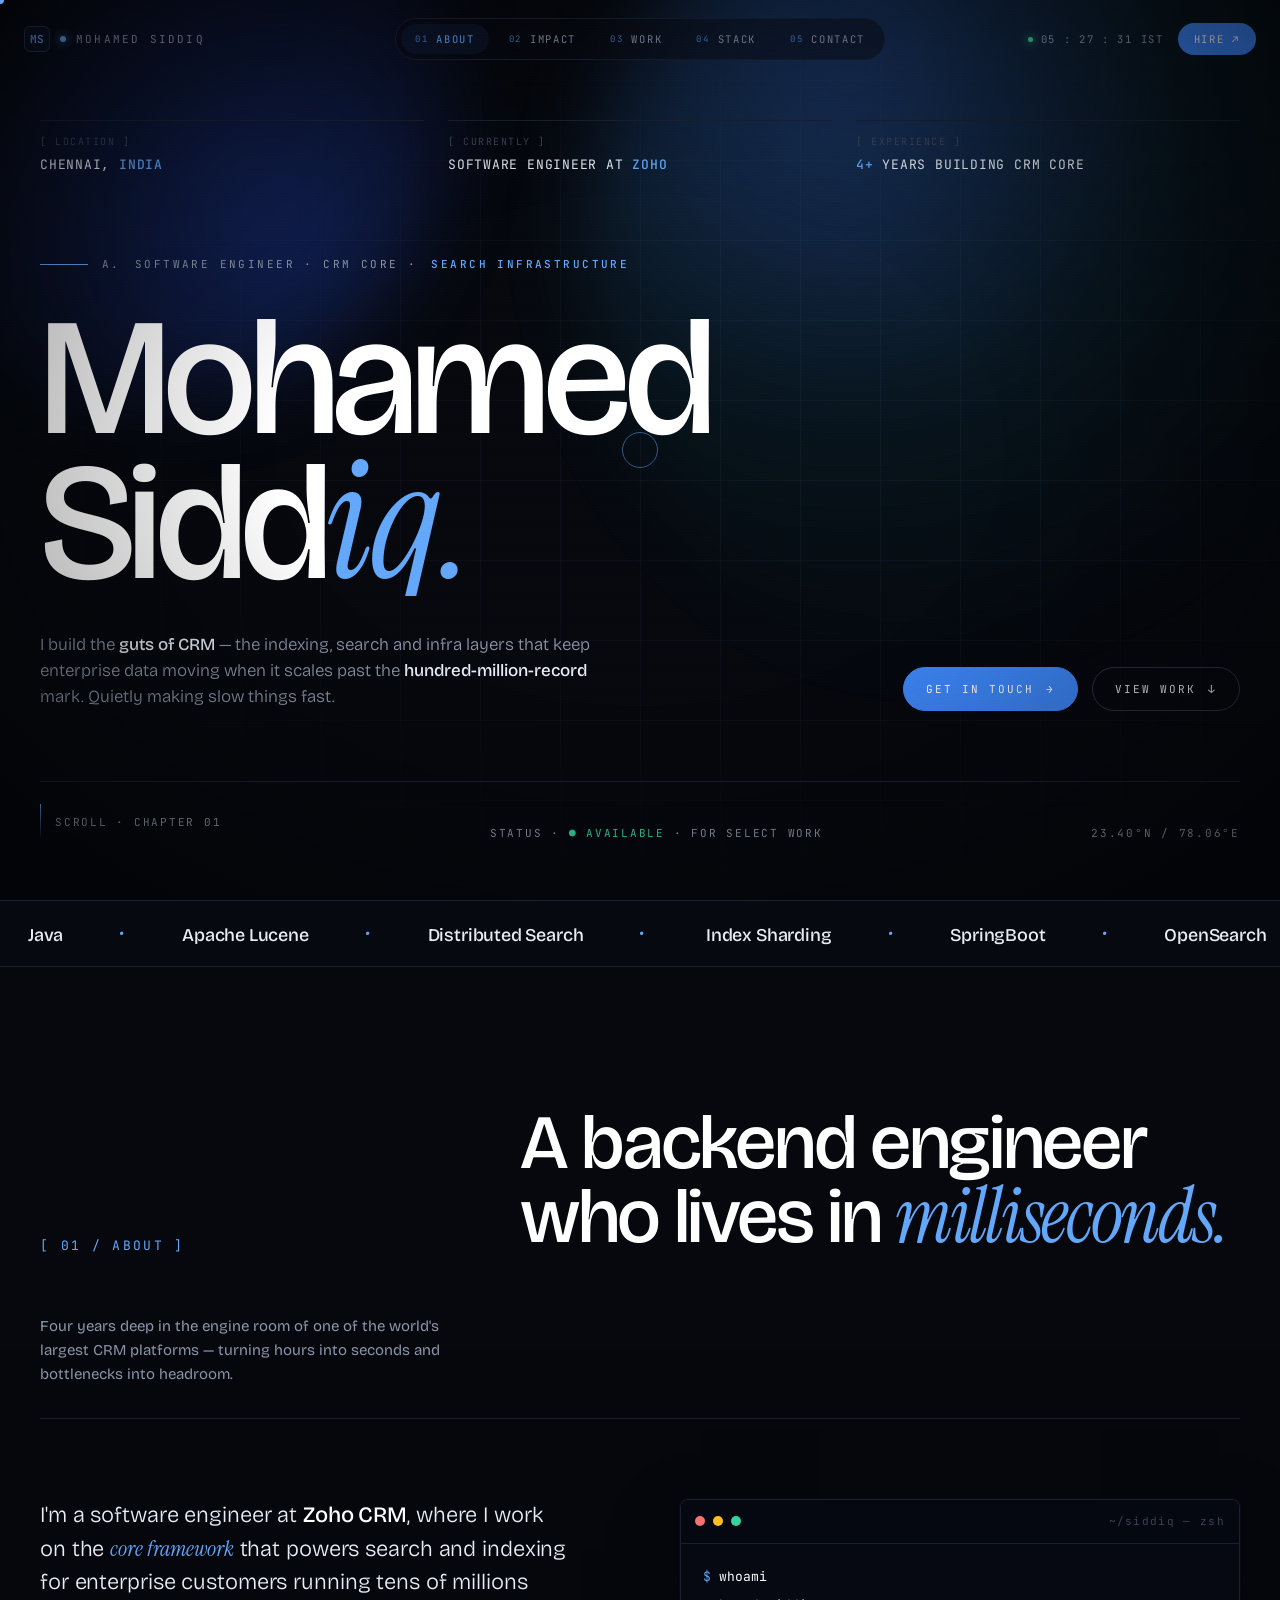
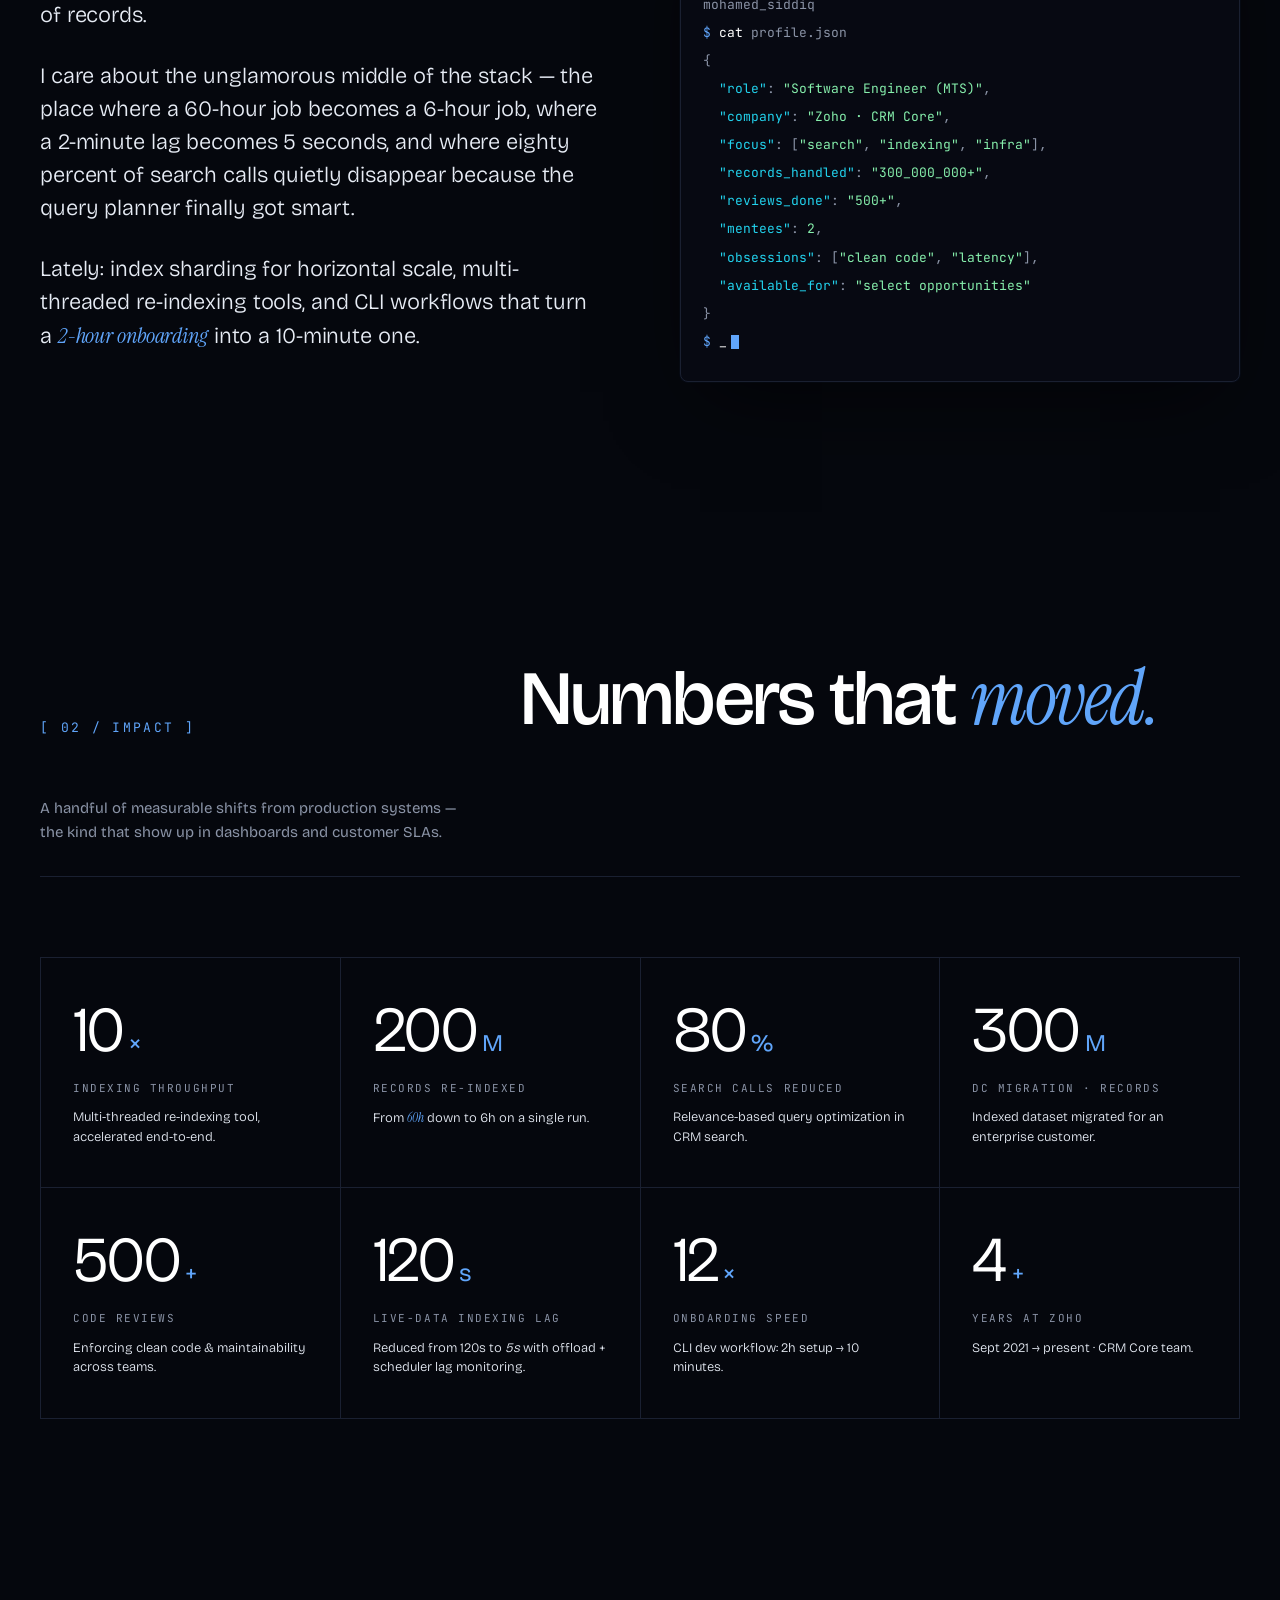
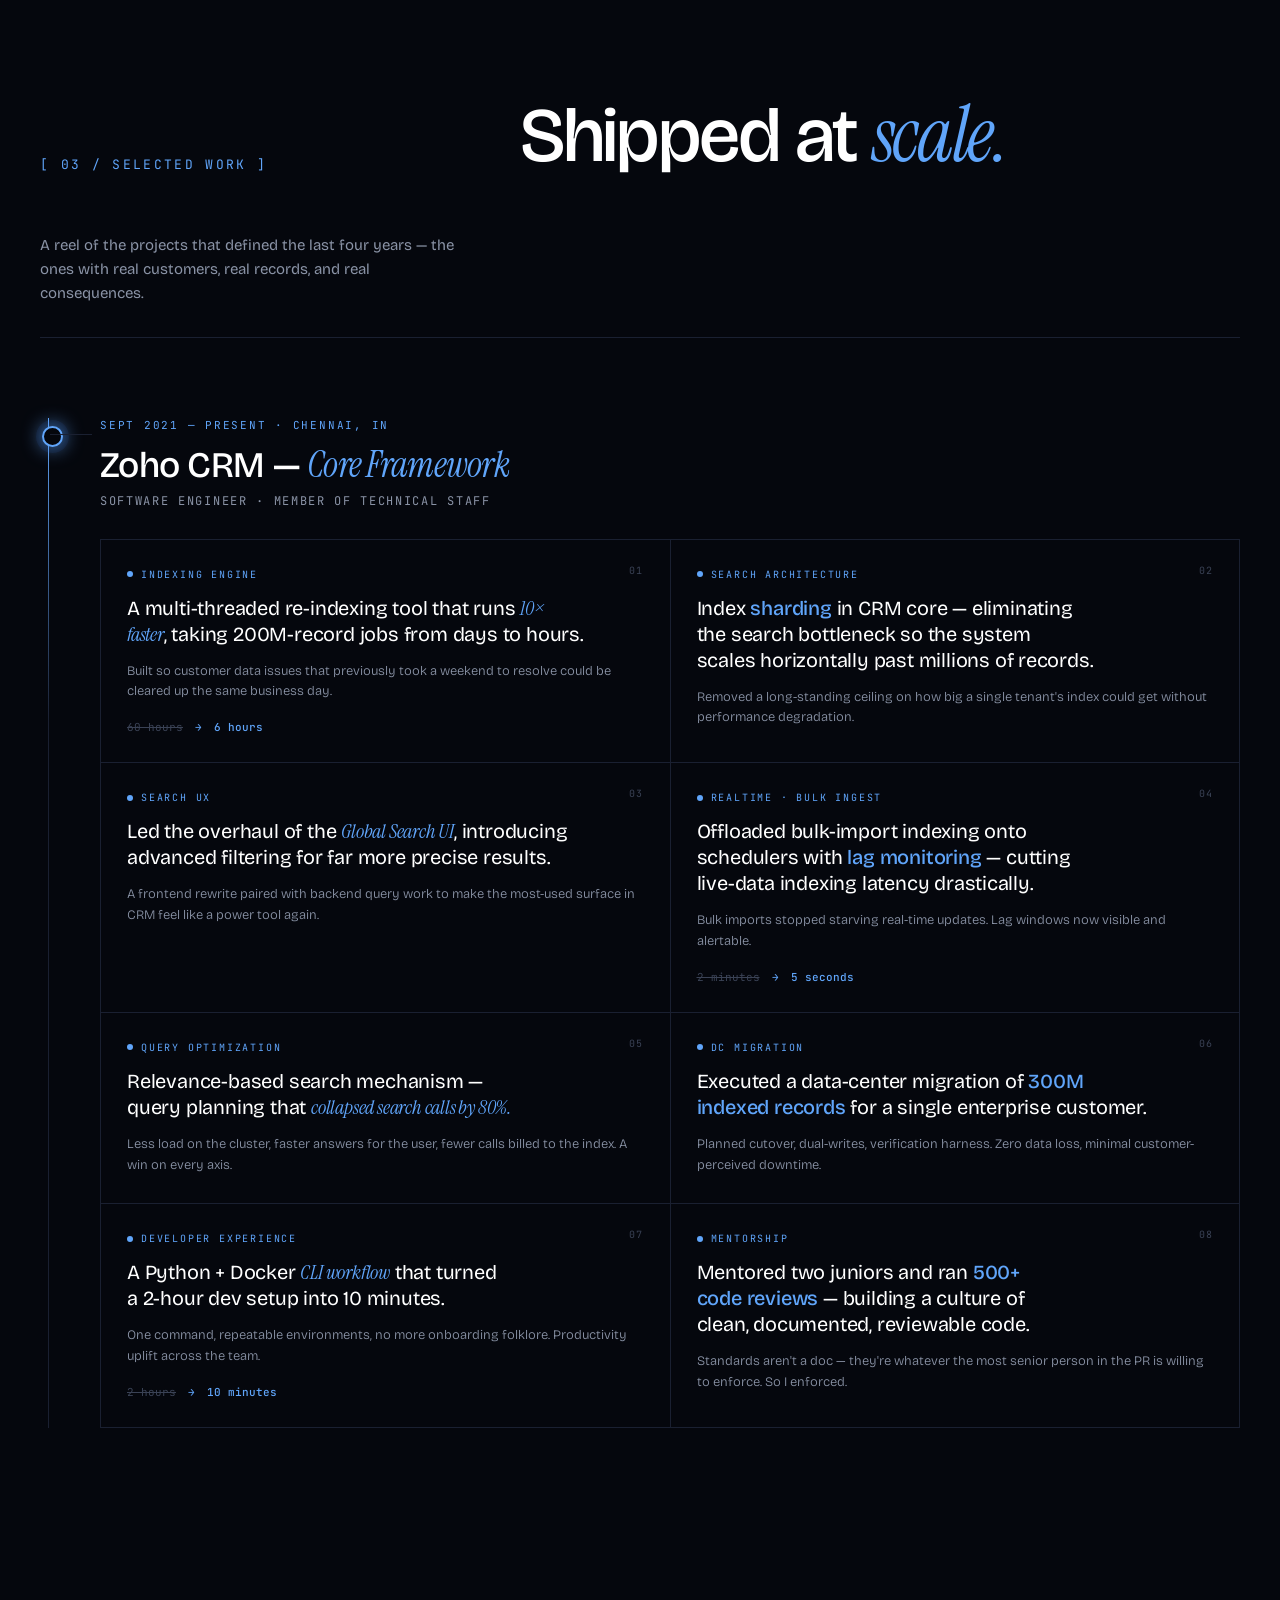
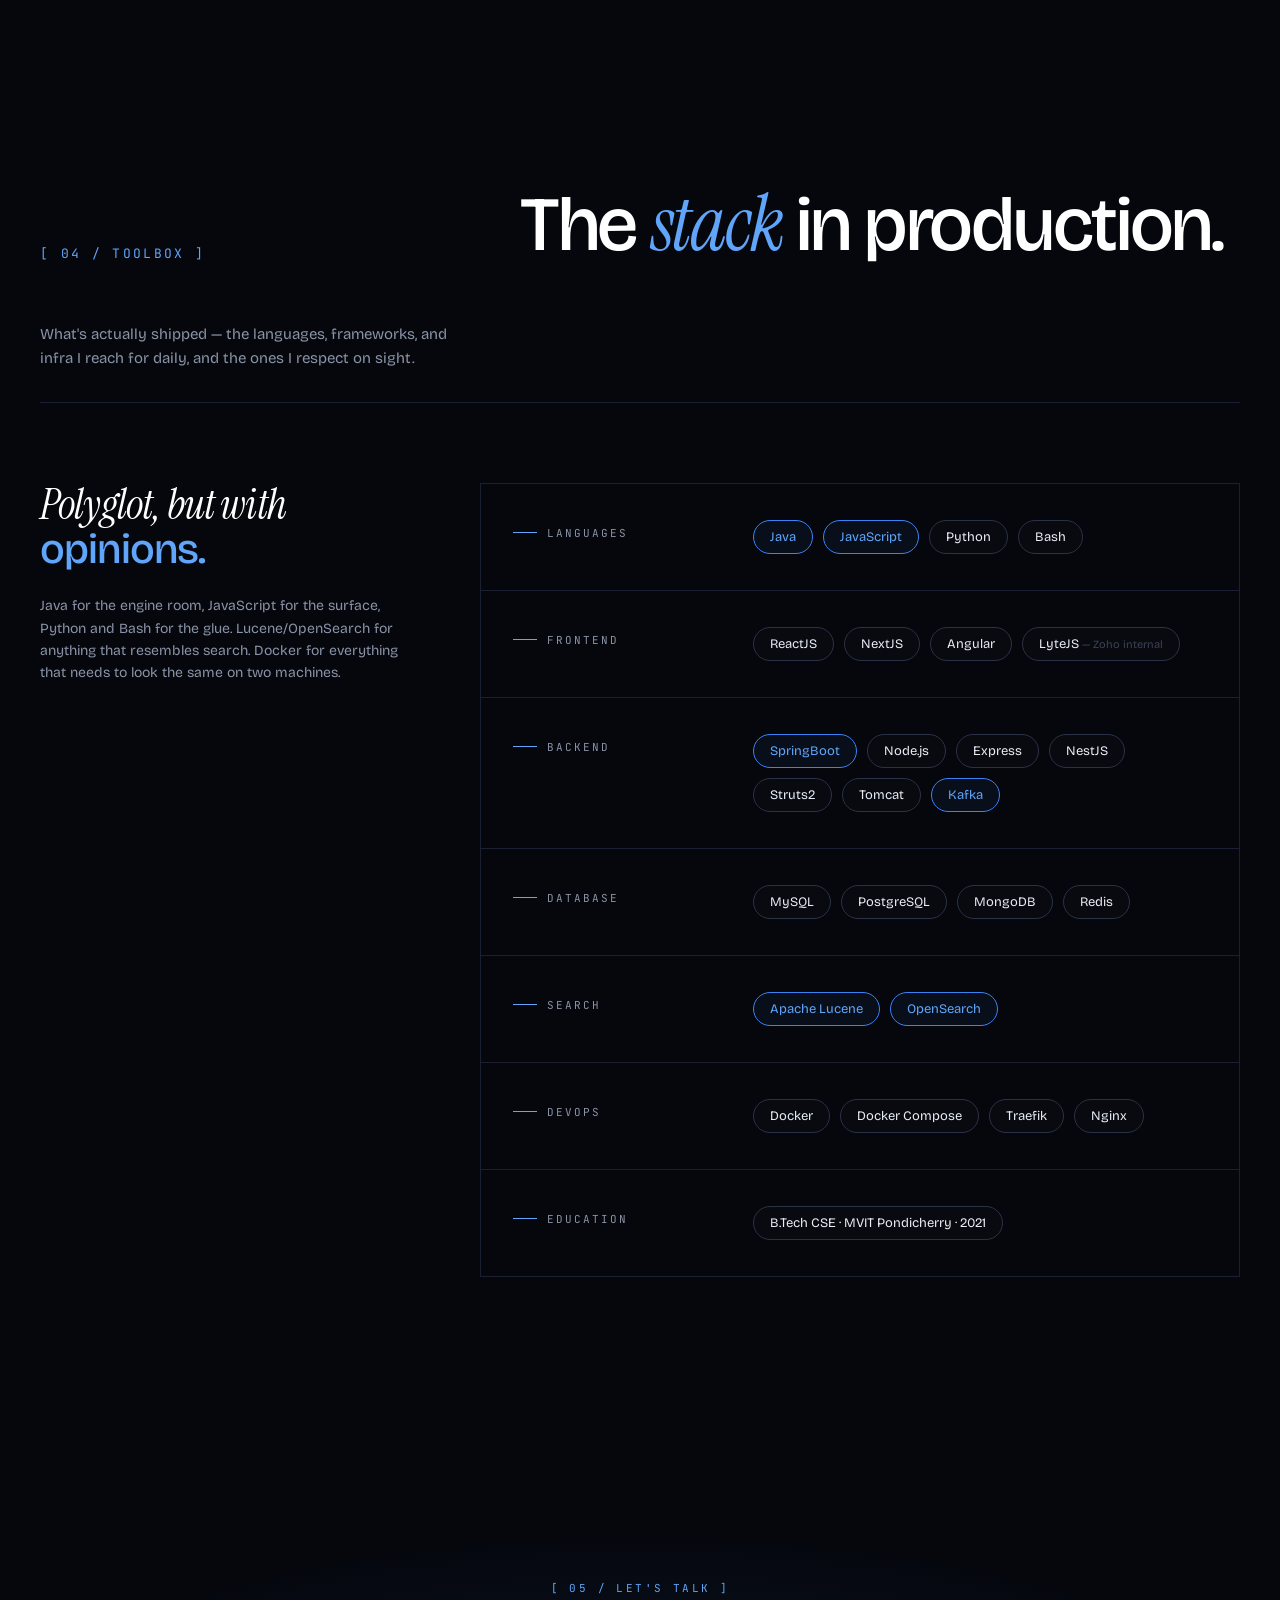
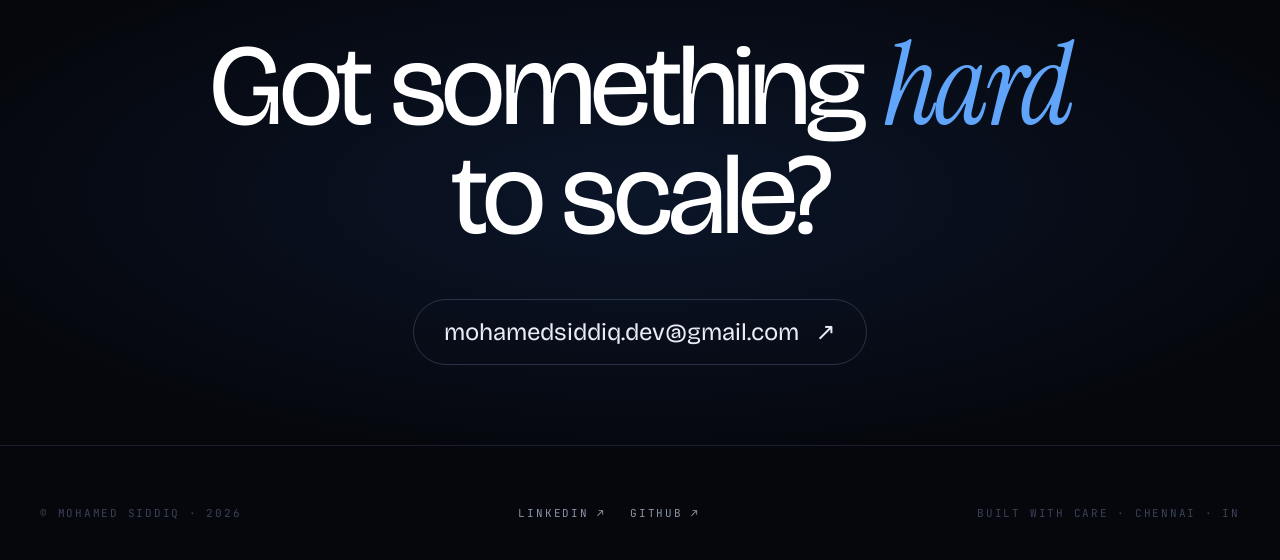
<file: index.html>
<!doctype html>
<html lang="en">
<head>
<meta charset="utf-8" />
<meta name="viewport" content="width=device-width,initial-scale=1" />
<title>Mohamed Siddiq — Backend Engineer · CRM Search Infrastructure</title>
<meta name="description" content="Mohamed Siddiq — backend engineer at Zoho building CRM core, indexing and distributed search infra that scales past 100M records. Based in Chennai, India." />
<meta name="author" content="Mohamed Siddiq" />
<meta name="keywords" content="Mohamed Siddiq, backend engineer, software engineer, CRM, Zoho, Apache Lucene, distributed search, Java, search infrastructure, indexing, Chennai, India" />
<meta name="robots" content="index,follow,max-image-preview:large" />
<meta name="theme-color" content="#05070d" />
<link rel="canonical" href="https://mdsiddiq1322.github.io/" />

<!-- Open Graph -->
<meta property="og:type" content="website" />
<meta property="og:site_name" content="Mohamed Siddiq" />
<meta property="og:title" content="Mohamed Siddiq — Backend Engineer · CRM Search Infrastructure" />
<meta property="og:description" content="Backend engineer at Zoho building CRM core, indexing and distributed search infra that scales past 100M records. Chennai, India." />
<meta property="og:url" content="https://mdsiddiq1322.github.io/" />
<meta property="og:locale" content="en_US" />
<meta property="og:image" content="data:image/svg+xml;utf8,<svg xmlns='http://www.w3.org/2000/svg' width='1200' height='630' viewBox='0 0 1200 630'><defs><radialGradient id='g' cx='65%25' cy='30%25' r='70%25'><stop offset='0%25' stop-color='%233b82f6' stop-opacity='.45'/><stop offset='60%25' stop-color='%2322d3ee' stop-opacity='.08'/><stop offset='100%25' stop-color='%2305070d' stop-opacity='0'/></radialGradient></defs><rect width='1200' height='630' fill='%2305070d'/><rect width='1200' height='630' fill='url(%23g)'/><g font-family='Inter,system-ui,sans-serif' fill='%23e7ecf5'><text x='80' y='110' font-size='22' letter-spacing='4' fill='%2360a5fa'>MOHAMED SIDDIQ</text><text x='80' y='320' font-size='128' font-weight='700' letter-spacing='-3'>Backend</text><text x='80' y='450' font-size='128' font-weight='700' letter-spacing='-3' font-style='italic' fill='%2360a5fa'>Engineer.</text><text x='80' y='540' font-size='26' fill='%238a93a6'>CRM core · Search infra · 100M+ records · Chennai, IN</text></g></svg>" />
<meta property="og:image:width" content="1200" />
<meta property="og:image:height" content="630" />
<meta property="og:image:alt" content="Mohamed Siddiq — Backend Engineer, CRM core and search infrastructure" />

<!-- Twitter -->
<meta name="twitter:card" content="summary_large_image" />
<meta name="twitter:title" content="Mohamed Siddiq — Backend Engineer · CRM Search Infrastructure" />
<meta name="twitter:description" content="Backend engineer at Zoho building CRM core, indexing and distributed search infra that scales past 100M records." />
<meta name="twitter:image" content="data:image/svg+xml;utf8,<svg xmlns='http://www.w3.org/2000/svg' width='1200' height='630' viewBox='0 0 1200 630'><defs><radialGradient id='g' cx='65%25' cy='30%25' r='70%25'><stop offset='0%25' stop-color='%233b82f6' stop-opacity='.45'/><stop offset='60%25' stop-color='%2322d3ee' stop-opacity='.08'/><stop offset='100%25' stop-color='%2305070d' stop-opacity='0'/></radialGradient></defs><rect width='1200' height='630' fill='%2305070d'/><rect width='1200' height='630' fill='url(%23g)'/><g font-family='Inter,system-ui,sans-serif' fill='%23e7ecf5'><text x='80' y='110' font-size='22' letter-spacing='4' fill='%2360a5fa'>MOHAMED SIDDIQ</text><text x='80' y='320' font-size='128' font-weight='700' letter-spacing='-3'>Backend</text><text x='80' y='450' font-size='128' font-weight='700' letter-spacing='-3' font-style='italic' fill='%2360a5fa'>Engineer.</text><text x='80' y='540' font-size='26' fill='%238a93a6'>CRM core · Search infra · 100M+ records · Chennai, IN</text></g></svg>" />

<!-- Favicon (inline SVG monogram) -->
<link rel="icon" type="image/svg+xml" href="data:image/svg+xml;utf8,<svg xmlns='http://www.w3.org/2000/svg' viewBox='0 0 64 64'><rect width='64' height='64' rx='14' fill='%2305070d'/><rect x='1' y='1' width='62' height='62' rx='13' fill='none' stroke='%232a3247' stroke-width='2'/><text x='32' y='42' text-anchor='middle' font-family='Inter,system-ui,sans-serif' font-size='28' font-weight='700' fill='%2360a5fa'>MS</text></svg>" />

<!-- JSON-LD: Person -->
<script type="application/ld+json">
{
  "@context": "https://schema.org",
  "@type": "Person",
  "name": "Mohamed Siddiq",
  "url": "https://mdsiddiq1322.github.io/",
  "image": "https://mdsiddiq1322.github.io/",
  "jobTitle": "Software Engineer",
  "description": "Backend engineer focused on CRM core, indexing and distributed search infrastructure scaling past 100M records.",
  "email": "mailto:mohamedsiddiq.dev@gmail.com",
  "worksFor": { "@type": "Organization", "name": "Zoho" },
  "address": {
    "@type": "PostalAddress",
    "addressLocality": "Chennai",
    "addressRegion": "Tamil Nadu",
    "addressCountry": "IN"
  },
  "knowsAbout": [
    "Apache Lucene",
    "Distributed search",
    "Index sharding",
    "Java",
    "SpringBoot",
    "OpenSearch",
    "Kafka",
    "PostgreSQL",
    "CRM platforms"
  ],
  "sameAs": [
    "https://linkedin.com/in/mdsiddiq",
    "https://github.com/mdsiddiq132"
  ]
}
</script>

<link rel="preconnect" href="https://fonts.googleapis.com" />
<link rel="preconnect" href="https://fonts.gstatic.com" crossorigin />
<link href="https://fonts.googleapis.com/css2?family=Bricolage+Grotesque:opsz,wght@12..96,300;12..96,400;12..96,500;12..96,600;12..96,700;12..96,800&family=Instrument+Serif:ital@0;1&family=JetBrains+Mono:wght@300;400;500;600&display=swap" rel="stylesheet" />
<style>
  :root{
    --bg:#05070d;
    --bg-2:#080b14;
    --ink:#e7ecf5;
    --ink-dim:#8a93a6;
    --ink-faint:#3a4255;
    --line:#1a2031;
    --line-2:#2a3247;
    --blue:#3b82f6;
    --blue-bright:#60a5fa;
    --blue-deep:#1e40af;
    --cyan:#22d3ee;
    --warn:#fbbf24;
    --grid:rgba(120,140,180,.06);
  }
  *{box-sizing:border-box;margin:0;padding:0}
  html,body{background:var(--bg);color:var(--ink);font-family:"Bricolage Grotesque",system-ui,sans-serif;-webkit-font-smoothing:antialiased;overflow-x:hidden}
  body{cursor:none}
  ::selection{background:var(--blue);color:#fff}
  a{color:inherit;text-decoration:none}
  button{font:inherit;color:inherit;background:none;border:0;cursor:none}

  /* ---------- Global atmosphere ---------- */
  .grain{position:fixed;inset:-50%;pointer-events:none;z-index:1000;opacity:.06;mix-blend-mode:overlay;
    background-image:url("data:image/svg+xml;utf8,<svg xmlns='http://www.w3.org/2000/svg' width='240' height='240'><filter id='n'><feTurbulence type='fractalNoise' baseFrequency='1.6' numOctaves='2' stitchTiles='stitch'/><feColorMatrix values='0 0 0 0 1  0 0 0 0 1  0 0 0 0 1  0 0 0 .9 0'/></filter><rect width='240' height='240' filter='url(%23n)'/></svg>");
    animation:grain .9s steps(6) infinite}
  @keyframes grain{
    0%{transform:translate(0,0)}10%{transform:translate(-4%,3%)}20%{transform:translate(3%,-2%)}
    30%{transform:translate(-2%,4%)}40%{transform:translate(4%,1%)}50%{transform:translate(-3%,-3%)}
    60%{transform:translate(2%,4%)}70%{transform:translate(-4%,-2%)}80%{transform:translate(3%,3%)}90%{transform:translate(-1%,-4%)}100%{transform:translate(0,0)}
  }
  .vignette{position:fixed;inset:0;pointer-events:none;z-index:999;background:radial-gradient(ellipse at center,transparent 40%,rgba(0,0,0,.55) 100%)}
  .scanlines{position:fixed;inset:0;pointer-events:none;z-index:998;opacity:.3;mix-blend-mode:overlay;
    background:repeating-linear-gradient(0deg,transparent 0 2px,rgba(255,255,255,.025) 2px 3px)}

  /* Custom cursor */
  .cur{position:fixed;top:0;left:0;width:8px;height:8px;border-radius:50%;background:var(--blue-bright);
    transform:translate(-50%,-50%);pointer-events:none;z-index:1100;mix-blend-mode:screen;
    transition:width .25s,height .25s,background .25s}
  .cur-ring{position:fixed;top:0;left:0;width:36px;height:36px;border:1px solid rgba(96,165,250,.5);border-radius:50%;
    transform:translate(-50%,-50%);pointer-events:none;z-index:1100;transition:width .3s,height .3s,border-color .3s}
  .cur.hover{width:0;height:0}
  .cur-ring.hover{width:64px;height:64px;border-color:var(--blue-bright);background:rgba(59,130,246,.06)}

  /* ---------- Nav ---------- */
  nav{position:fixed;top:0;left:0;right:0;z-index:90;display:grid;grid-template-columns:1fr auto 1fr;align-items:center;
    padding:18px 24px;gap:24px;transition:background .4s,border-color .4s,backdrop-filter .4s;
    border-bottom:1px solid transparent}
  nav.scrolled{background:rgba(5,7,13,.72);backdrop-filter:blur(16px) saturate(140%);-webkit-backdrop-filter:blur(16px) saturate(140%);
    border-bottom-color:var(--line)}
  .brand{display:flex;align-items:center;gap:10px;font-family:"JetBrains Mono",monospace;font-size:11px;letter-spacing:.2em;text-transform:uppercase;color:var(--ink);justify-self:start}
  .brand-mark{display:inline-flex;align-items:center;justify-content:center;width:26px;height:26px;border:1px solid var(--line-2);
    border-radius:6px;font-weight:600;color:var(--blue-bright);font-size:11px;letter-spacing:0;background:rgba(59,130,246,.06)}
  .brand-dot{width:6px;height:6px;background:var(--blue-bright);border-radius:50%;box-shadow:0 0 10px var(--blue-bright);animation:pulse 2s ease-in-out infinite}
  .brand-sep{color:var(--ink-faint);margin:0 2px}
  .brand-meta{color:var(--ink-dim)}
  @keyframes pulse{0%,100%{opacity:1;transform:scale(1)}50%{opacity:.4;transform:scale(.7)}}
  .nav-links{display:flex;gap:6px;padding:5px;border:1px solid var(--line);border-radius:999px;
    background:rgba(8,11,20,.5);backdrop-filter:blur(8px);-webkit-backdrop-filter:blur(8px);
    font-family:"JetBrains Mono",monospace;font-size:10.5px;letter-spacing:.16em;text-transform:uppercase;justify-self:center}
  .nav-links a{position:relative;padding:8px 14px;border-radius:999px;color:var(--ink-dim);transition:color .25s,background .25s;display:inline-flex;align-items:center;gap:8px}
  .nav-links a:hover,.nav-links a.active{color:var(--ink);background:rgba(59,130,246,.08)}
  .nav-links a.active{color:var(--blue-bright)}
  .nav-links a span{color:var(--blue-bright);font-size:9px;opacity:.7}
  .nav-right{display:flex;align-items:center;gap:14px;justify-self:end}
  .nav-clock{font-family:"JetBrains Mono",monospace;font-size:10.5px;letter-spacing:.16em;color:var(--ink-dim);display:flex;align-items:center;gap:8px}
  .nav-clock::before{content:"";width:5px;height:5px;border-radius:50%;background:#34d399;box-shadow:0 0 8px #34d399}
  .nav-cta{display:inline-flex;align-items:center;gap:8px;padding:9px 16px;border-radius:999px;background:var(--blue);color:#fff;
    font-family:"JetBrains Mono",monospace;font-size:10.5px;letter-spacing:.16em;text-transform:uppercase;transition:background .25s,transform .25s}
  .nav-cta:hover{background:var(--blue-bright);color:#001027;transform:translateY(-1px)}

  /* ---------- HERO ---------- */
  .hero{position:relative;min-height:100vh;padding:120px 40px 60px;display:flex;flex-direction:column;justify-content:space-between;overflow:hidden}
  .hero-grid{position:absolute;inset:0;
    background-image:linear-gradient(var(--grid) 1px,transparent 1px),linear-gradient(90deg,var(--grid) 1px,transparent 1px);
    background-size:80px 80px;mask-image:radial-gradient(ellipse at 60% 50%,#000 30%,transparent 75%)}
  .hero-orb{position:absolute;width:900px;height:900px;border-radius:50%;
    background:radial-gradient(circle at 30% 30%,rgba(59,130,246,.35),rgba(34,211,238,.06) 40%,transparent 70%);
    filter:blur(40px);right:-200px;top:-200px;animation:float 14s ease-in-out infinite}
  .hero-orb.b{width:600px;height:600px;left:-150px;bottom:-200px;
    background:radial-gradient(circle at 70% 70%,rgba(30,64,175,.45),transparent 60%);animation-delay:-7s}
  @keyframes float{0%,100%{transform:translate(0,0) scale(1)}50%{transform:translate(40px,-30px) scale(1.05)}}

  .hero-meta{position:relative;z-index:2;display:grid;grid-template-columns:1fr 1fr 1fr;gap:24px;
    font-family:"JetBrains Mono",monospace;font-size:11px;letter-spacing:.14em;text-transform:uppercase;color:var(--ink-dim)}
  .meta-block{padding:14px 0;border-top:1px solid var(--line)}
  .meta-block .k{display:block;color:var(--ink-faint);margin-bottom:8px;font-size:10px}
  .meta-block .v{color:var(--ink);font-size:13px;letter-spacing:.06em}
  .meta-block .v b{color:var(--blue-bright);font-weight:500}

  .hero-center{position:relative;z-index:2;flex:1;display:flex;flex-direction:column;justify-content:center;padding:60px 0}
  .h-tag{display:inline-flex;align-items:center;gap:14px;font-family:"JetBrains Mono",monospace;font-size:11px;
    letter-spacing:.22em;text-transform:uppercase;color:var(--ink-dim);margin-bottom:36px}
  .h-tag::before{content:"";width:48px;height:1px;background:var(--blue-bright)}
  .h-tag b{color:var(--blue-bright);font-weight:500}

  .h-name{font-family:"Bricolage Grotesque",sans-serif;font-weight:500;font-size:clamp(72px,13vw,220px);line-height:.86;
    letter-spacing:-.04em;color:#fff;display:block;overflow:hidden}
  .h-name .row{display:block;overflow:hidden}
  .h-name .row span{display:inline-block;transform:translateY(110%);animation:reveal 1.2s cubic-bezier(.2,.8,.2,1) forwards}
  .h-name .row:nth-child(2) span{animation-delay:.15s}
  @keyframes reveal{to{transform:translateY(0)}}
  .h-name em{font-family:"Instrument Serif",serif;font-style:italic;font-weight:400;color:var(--blue-bright);letter-spacing:-.02em}

  .h-sub{margin-top:36px;display:flex;align-items:flex-end;justify-content:space-between;gap:60px;flex-wrap:wrap}
  .h-bio{max-width:560px;font-size:17px;line-height:1.55;color:var(--ink-dim);font-weight:300}
  .h-bio b{color:var(--ink);font-weight:500}
  .h-cta{display:flex;gap:14px;align-items:center}
  .btn{display:inline-flex;align-items:center;gap:12px;padding:14px 22px;border:1px solid var(--line-2);border-radius:999px;
    font-family:"JetBrains Mono",monospace;font-size:11px;letter-spacing:.18em;text-transform:uppercase;
    transition:all .3s;position:relative;overflow:hidden}
  .btn:hover{border-color:var(--blue-bright);color:var(--blue-bright);background:rgba(59,130,246,.06)}
  .btn.primary{background:var(--blue);border-color:var(--blue);color:#fff}
  .btn.primary:hover{background:var(--blue-bright);border-color:var(--blue-bright);color:#001027}
  .btn .arr{display:inline-block;transition:transform .3s}
  .btn:hover .arr{transform:translateX(4px)}

  .hero-foot{position:relative;z-index:2;display:flex;justify-content:space-between;align-items:flex-end;
    font-family:"JetBrains Mono",monospace;font-size:11px;letter-spacing:.16em;text-transform:uppercase;color:var(--ink-dim);
    border-top:1px solid var(--line);padding-top:22px}
  .scroll-ind{display:flex;align-items:center;gap:14px}
  .scroll-line{width:1px;height:36px;background:linear-gradient(to bottom,var(--blue-bright),transparent);
    animation:scrollPulse 2s ease-in-out infinite;position:relative}
  @keyframes scrollPulse{0%,100%{opacity:.3}50%{opacity:1}}

  /* Marquee */
  .marquee{position:relative;z-index:2;border-top:1px solid var(--line);border-bottom:1px solid var(--line);
    overflow:hidden;padding:18px 0;white-space:nowrap;background:rgba(8,11,20,.5)}
  .marquee-track{display:inline-block;animation:scroll 40s linear infinite;font-family:"Bricolage Grotesque",sans-serif;
    font-weight:500;font-size:18px;letter-spacing:-.01em;color:var(--ink)}
  .marquee-track span{display:inline-block;padding:0 28px}
  .marquee-track i{font-family:"Instrument Serif",serif;font-style:italic;color:var(--blue-bright);font-weight:400;
    margin:0 28px;font-size:22px}
  .marquee-track em{color:var(--ink-faint);font-style:normal}
  @keyframes scroll{from{transform:translateX(0)}to{transform:translateX(-50%)}}

  /* ---------- Sections base ---------- */
  section{position:relative;padding:140px 40px}
  .section-head{display:grid;grid-template-columns:auto 1fr;gap:60px;align-items:end;margin-bottom:80px;
    border-bottom:1px solid var(--line);padding-bottom:32px}
  .section-num{font-family:"JetBrains Mono",monospace;font-size:13px;letter-spacing:.18em;color:var(--blue-bright);
    text-transform:uppercase}
  .section-title{font-family:"Bricolage Grotesque",sans-serif;font-weight:500;font-size:clamp(40px,6vw,84px);line-height:.95;
    letter-spacing:-.03em;color:#fff}
  .section-title em{font-family:"Instrument Serif",serif;font-style:italic;color:var(--blue-bright);font-weight:400}
  .section-desc{font-size:15px;color:var(--ink-dim);max-width:420px;line-height:1.6;justify-self:end}

  /* ---------- Stats / Impact ---------- */
  .stats{display:grid;grid-template-columns:repeat(4,1fr);gap:0;border-top:1px solid var(--line);
    border-left:1px solid var(--line)}
  .stat{padding:40px 32px;border-right:1px solid var(--line);border-bottom:1px solid var(--line);
    position:relative;overflow:hidden;transition:background .3s}
  .stat:hover{background:rgba(59,130,246,.04)}
  .stat:hover .stat-glow{opacity:1}
  .stat-glow{position:absolute;inset:0;background:radial-gradient(circle at var(--mx,50%) var(--my,50%),rgba(59,130,246,.18),transparent 50%);
    opacity:0;transition:opacity .3s;pointer-events:none}
  .stat-num{font-family:"Bricolage Grotesque",sans-serif;font-weight:300;font-size:64px;line-height:1;letter-spacing:-.04em;color:#fff;
    display:flex;align-items:baseline;gap:6px}
  .stat-num .unit{font-size:24px;color:var(--blue-bright);font-weight:400}
  .stat-num em{font-family:"Instrument Serif",serif;font-style:italic;color:var(--blue-bright);font-weight:400}
  .stat-label{margin-top:18px;font-family:"JetBrains Mono",monospace;font-size:11px;letter-spacing:.14em;
    text-transform:uppercase;color:var(--ink-dim);line-height:1.5}
  .stat-detail{margin-top:12px;font-size:13px;color:var(--ink);line-height:1.5;font-weight:300}

  /* ---------- About ---------- */
  .about-wrap{display:grid;grid-template-columns:1fr 1fr;gap:80px;align-items:start}
  .about-text p{font-size:22px;line-height:1.5;color:var(--ink);font-weight:300;margin-bottom:28px;letter-spacing:-.005em;text-wrap:pretty}
  .about-text p em{font-family:"Instrument Serif",serif;font-style:italic;color:var(--blue-bright);font-weight:400}
  .about-text p b{color:#fff;font-weight:500}

  .terminal{background:#070912;border:1px solid var(--line);border-radius:8px;font-family:"JetBrains Mono",monospace;
    font-size:13px;line-height:1.7;overflow:hidden;box-shadow:0 30px 80px -20px rgba(0,0,0,.6),0 0 0 1px rgba(59,130,246,.04)}
  .term-bar{display:flex;align-items:center;gap:8px;padding:12px 14px;border-bottom:1px solid var(--line);background:#050811}
  .term-bar .dot{width:10px;height:10px;border-radius:50%;background:var(--ink-faint)}
  .term-bar .dot.r{background:#f87171}.term-bar .dot.y{background:#fbbf24}.term-bar .dot.g{background:#34d399}
  .term-bar .title{margin-left:auto;font-size:11px;color:var(--ink-faint);letter-spacing:.12em}
  .term-body{padding:22px}
  .term-line{display:block;margin-bottom:6px;color:var(--ink-dim)}
  .term-line .pmt{color:var(--blue-bright)}
  .term-line .cmd{color:#fff}
  .term-line .key{color:var(--cyan)}
  .term-line .str{color:#86efac}
  .term-line .com{color:var(--ink-faint)}
  .term-cur{display:inline-block;width:8px;height:14px;background:var(--blue-bright);vertical-align:middle;
    animation:blink 1s steps(2) infinite;margin-left:4px}
  @keyframes blink{50%{opacity:0}}

  /* ---------- Experience timeline ---------- */
  .timeline{position:relative;padding-left:60px}
  .timeline::before{content:"";position:absolute;left:8px;top:0;bottom:0;width:1px;background:linear-gradient(to bottom,var(--blue-bright),var(--line) 30%,var(--line))}
  .tl-row{position:relative;margin-bottom:80px}
  .tl-row::before{content:"";position:absolute;left:-58px;top:8px;width:17px;height:17px;border-radius:50%;
    background:var(--bg);border:2px solid var(--blue-bright);box-shadow:0 0 0 6px rgba(59,130,246,.08),0 0 20px var(--blue-bright)}
  .tl-row::after{content:"";position:absolute;left:-50px;top:16px;width:42px;height:1px;background:var(--line)}
  .tl-date{font-family:"JetBrains Mono",monospace;font-size:11px;letter-spacing:.16em;color:var(--blue-bright);
    text-transform:uppercase;margin-bottom:14px}
  .tl-title{font-size:36px;line-height:1.05;font-weight:500;color:#fff;letter-spacing:-.02em;margin-bottom:8px}
  .tl-title em{font-family:"Instrument Serif",serif;font-style:italic;color:var(--blue-bright);font-weight:400}
  .tl-role{font-family:"JetBrains Mono",monospace;font-size:12px;letter-spacing:.14em;color:var(--ink-dim);
    text-transform:uppercase;margin-bottom:30px}

  .achievements{display:grid;grid-template-columns:repeat(2,1fr);gap:1px;background:var(--line);border:1px solid var(--line)}
  .ach{padding:28px 26px;background:var(--bg);position:relative;overflow:hidden;transition:background .3s}
  .ach:hover{background:#0a0e18}
  .ach-tag{font-family:"JetBrains Mono",monospace;font-size:10px;letter-spacing:.18em;color:var(--blue-bright);
    text-transform:uppercase;margin-bottom:14px;display:flex;align-items:center;gap:8px}
  .ach-tag::before{content:"";width:6px;height:6px;background:var(--blue-bright);border-radius:50%}
  .ach-headline{font-size:20px;line-height:1.3;color:#fff;font-weight:400;letter-spacing:-.01em;margin-bottom:14px;text-wrap:balance}
  .ach-headline b{color:var(--blue-bright);font-weight:500}
  .ach-headline em{font-family:"Instrument Serif",serif;font-style:italic;color:var(--blue-bright);font-weight:400}
  .ach-detail{font-size:13px;color:var(--ink-dim);line-height:1.6;font-weight:300}
  .ach-metric{position:absolute;top:24px;right:26px;font-family:"JetBrains Mono",monospace;font-size:10px;
    letter-spacing:.12em;color:var(--ink-faint)}

  /* Before/After bar */
  .ba{margin-top:18px;display:flex;align-items:center;gap:12px;font-family:"JetBrains Mono",monospace;font-size:11px}
  .ba .b1{color:var(--ink-faint);text-decoration:line-through}
  .ba .arrow{color:var(--blue-bright)}
  .ba .b2{color:var(--blue-bright);font-weight:500}

  /* ---------- Skills ---------- */
  .skills-wrap{display:grid;grid-template-columns:1fr 2fr;gap:60px}
  .skills-side{position:sticky;top:100px;align-self:start}
  .skills-side h3{font-family:"Instrument Serif",serif;font-style:italic;font-size:42px;font-weight:400;line-height:1.05;color:#fff;
    letter-spacing:-.02em;margin-bottom:24px}
  .skills-side h3 b{font-family:"Bricolage Grotesque",sans-serif;font-style:normal;color:var(--blue-bright);font-weight:500}
  .skills-side p{color:var(--ink-dim);font-size:14px;line-height:1.6}

  .skills-cats{display:flex;flex-direction:column;gap:1px;background:var(--line);border:1px solid var(--line)}
  .skill-cat{background:var(--bg);padding:36px 32px;display:grid;grid-template-columns:200px 1fr;gap:40px;align-items:start;
    transition:background .3s}
  .skill-cat:hover{background:#0a0e18}
  .skill-cat-name{font-family:"JetBrains Mono",monospace;font-size:11px;letter-spacing:.18em;color:var(--ink-dim);
    text-transform:uppercase;padding-top:6px;display:flex;align-items:center;gap:10px}
  .skill-cat-name::before{content:"";width:24px;height:1px;background:var(--blue-bright)}
  .skill-tags{display:flex;flex-wrap:wrap;gap:10px}
  .tag{padding:8px 16px;border:1px solid var(--line-2);border-radius:999px;font-size:13px;color:var(--ink);
    transition:all .25s;cursor:none;background:rgba(255,255,255,.01)}
  .tag:hover{border-color:var(--blue-bright);color:var(--blue-bright);background:rgba(59,130,246,.08);transform:translateY(-2px)}
  .tag.featured{border-color:var(--blue);color:var(--blue-bright);background:rgba(59,130,246,.06)}

  /* ---------- Contact ---------- */
  .contact{padding:160px 40px 80px;text-align:center;position:relative;overflow:hidden}
  .contact-bg{position:absolute;inset:0;background:radial-gradient(ellipse 80% 60% at 50% 60%,rgba(59,130,246,.12),transparent 70%)}
  .contact-tag{position:relative;font-family:"JetBrains Mono",monospace;font-size:11px;letter-spacing:.22em;
    text-transform:uppercase;color:var(--blue-bright);margin-bottom:36px;display:inline-block}
  .contact-h{position:relative;font-family:"Bricolage Grotesque",sans-serif;font-weight:400;
    font-size:clamp(48px,9vw,140px);line-height:.95;letter-spacing:-.04em;color:#fff;margin-bottom:48px}
  .contact-h em{font-family:"Instrument Serif",serif;font-style:italic;color:var(--blue-bright);font-weight:400}
  .contact-mail{position:relative;display:inline-flex;align-items:center;gap:16px;font-size:24px;color:var(--ink);
    padding:18px 30px;border:1px solid var(--line-2);border-radius:999px;transition:all .3s;font-weight:400}
  .contact-mail:hover{border-color:var(--blue-bright);background:rgba(59,130,246,.06);color:var(--blue-bright)}
  .contact-mail .arr{transition:transform .3s}
  .contact-mail:hover .arr{transform:translate(4px,-4px)}

  .footer{padding:60px 40px 40px;border-top:1px solid var(--line);display:flex;justify-content:space-between;
    align-items:center;font-family:"JetBrains Mono",monospace;font-size:11px;letter-spacing:.16em;
    text-transform:uppercase;color:var(--ink-faint);flex-wrap:wrap;gap:20px}
  .foot-links{display:flex;gap:24px}
  .foot-links a{color:var(--ink-dim);transition:color .25s}
  .foot-links a:hover{color:var(--blue-bright)}

  /* Reveal */
  .reveal{opacity:0;transform:translateY(40px);transition:opacity 1s cubic-bezier(.2,.8,.2,1),transform 1s cubic-bezier(.2,.8,.2,1)}
  .reveal.in{opacity:1;transform:translateY(0)}
  .reveal-stagger > *{opacity:0;transform:translateY(30px);transition:opacity .8s cubic-bezier(.2,.8,.2,1),transform .8s cubic-bezier(.2,.8,.2,1)}
  .reveal-stagger.in > *{opacity:1;transform:translateY(0)}
  .reveal-stagger.in > *:nth-child(1){transition-delay:0s}
  .reveal-stagger.in > *:nth-child(2){transition-delay:.08s}
  .reveal-stagger.in > *:nth-child(3){transition-delay:.16s}
  .reveal-stagger.in > *:nth-child(4){transition-delay:.24s}
  .reveal-stagger.in > *:nth-child(5){transition-delay:.32s}
  .reveal-stagger.in > *:nth-child(6){transition-delay:.4s}

  @media (max-width:1100px){
    .nav-links{display:none}
    nav{grid-template-columns:1fr auto}
  }
  @media (max-width:900px){
    nav{padding:14px 16px}
    .nav-clock{display:none}
    .hero{padding:100px 20px 40px}
    .hero-meta{grid-template-columns:1fr 1fr}
    section{padding:80px 20px}
    .section-head{grid-template-columns:1fr;gap:24px}
    .section-desc{justify-self:start}
    .stats{grid-template-columns:1fr 1fr}
    .about-wrap{grid-template-columns:1fr;gap:40px}
    .achievements{grid-template-columns:1fr}
    .skills-wrap{grid-template-columns:1fr;gap:40px}
    .skills-side{position:static}
    .skill-cat{grid-template-columns:1fr;gap:18px}
    .timeline{padding-left:34px}
    .tl-row::before{left:-32px}
    .tl-row::after{display:none}
    body{cursor:auto}
    .cur,.cur-ring{display:none}
    .h-sub{flex-direction:column;align-items:flex-start;gap:30px}
    .contact{padding:100px 20px 60px}
    .contact-mail{font-size:15px;padding:14px 22px;gap:10px;max-width:100%;word-break:break-all}
    .footer{flex-direction:column;gap:14px;text-align:center;padding:40px 20px 30px}
  }
  @media (max-width:420px){
    .contact-mail{font-size:13px;padding:12px 18px}
  }
</style>
</head>
<body>

<div class="grain"></div>
<div class="scanlines"></div>
<div class="vignette"></div>
<div class="cur" id="cur"></div>
<div class="cur-ring" id="curRing"></div>

<nav id="nav">
  <div class="brand">
    <span class="brand-mark">MS</span>
    <span class="brand-dot"></span>
    <span class="brand-meta">Mohamed Siddiq</span>
  </div>
  <div class="nav-links">
    <a href="#about" class="active"><span>01</span>About</a>
    <a href="#impact"><span>02</span>Impact</a>
    <a href="#work"><span>03</span>Work</a>
    <a href="#stack"><span>04</span>Stack</a>
    <a href="#contact"><span>05</span>Contact</a>
  </div>
  <div class="nav-right">
    <div class="nav-clock" id="clock">— : — IST</div>
    <a href="#contact" class="nav-cta">Hire <span>↗</span></a>
  </div>
</nav>

<!-- =================== HERO =================== -->
<header class="hero">
  <div class="hero-grid"></div>
  <div class="hero-orb"></div>
  <div class="hero-orb b"></div>

  <div class="hero-meta">
    <div class="meta-block">
      <span class="k">[ Location ]</span>
      <span class="v">Chennai, <b>India</b></span>
    </div>
    <div class="meta-block">
      <span class="k">[ Currently ]</span>
      <span class="v">Software Engineer at <b>Zoho</b></span>
    </div>
    <div class="meta-block">
      <span class="k">[ Experience ]</span>
      <span class="v"><b>4+</b> years building CRM core</span>
    </div>
  </div>

  <div class="hero-center">
    <div class="h-tag"><span>A.</span> Software Engineer · CRM Core · <b>Search Infrastructure</b></div>
    <h1 class="h-name">
      <span class="row"><span>Mohamed</span></span>
      <span class="row"><span>Sidd<em>iq.</em></span></span>
    </h1>
    <div class="h-sub reveal">
      <p class="h-bio">
        I build the <b>guts of CRM</b> — the indexing, search and infra layers that
        keep enterprise data moving when it scales past the
        <b>hundred-million-record</b> mark. Quietly making slow things fast.
      </p>
      <div class="h-cta">
        <a href="#contact" class="btn primary">Get in touch <span class="arr">→</span></a>
        <a href="#work" class="btn">View work <span class="arr">↓</span></a>
      </div>
    </div>
  </div>

  <div class="hero-foot">
    <div class="scroll-ind"><span class="scroll-line"></span><span>Scroll · Chapter 01</span></div>
    <div>STATUS · <span style="color:#34d399">● AVAILABLE</span> · for select work</div>
    <div>23.40°N / 78.06°E</div>
  </div>
</header>

<!-- Marquee -->
<div class="marquee">
  <div class="marquee-track" id="marq">
    <span>Java</span><i>•</i><span>Apache Lucene</span><i>•</i><span>Distributed Search</span><i>•</i>
    <span>Index Sharding</span><i>•</i><span>SpringBoot</span><i>•</i><span>OpenSearch</span><i>•</i>
    <span>Kafka</span><i>•</i><span>Docker</span><i>•</i><span>ReactJS</span><i>•</i>
    <span>Postgres / MySQL</span><i>•</i><span>Mentorship</span><i>•</i><span>Clean Code</span><i>★</i>
  </div>
</div>

<!-- =================== ABOUT =================== -->
<section id="about">
  <div class="section-head reveal">
    <div class="section-num">[ 01 / About ]</div>
    <h2 class="section-title">A backend engineer who lives in <em>milliseconds.</em></h2>
    <p class="section-desc">Four years deep in the engine room of one of the world's largest CRM platforms — turning hours into seconds and bottlenecks into headroom.</p>
  </div>

  <div class="about-wrap">
    <div class="about-text reveal">
      <p>I'm a software engineer at <b>Zoho CRM</b>, where I work on the <em>core framework</em> that powers search and indexing for enterprise customers running tens of millions of records.</p>
      <p>I care about the unglamorous middle of the stack — the place where a 60-hour job becomes a 6-hour job, where a 2-minute lag becomes 5 seconds, and where eighty percent of search calls quietly disappear because the query planner finally got smart.</p>
      <p>Lately: index sharding for horizontal scale, multi-threaded re-indexing tools, and CLI workflows that turn a <em>2-hour onboarding</em> into a 10-minute one.</p>
    </div>

    <div class="terminal reveal">
      <div class="term-bar">
        <span class="dot r"></span><span class="dot y"></span><span class="dot g"></span>
        <span class="title">~/siddiq — zsh</span>
      </div>
      <div class="term-body">
        <span class="term-line"><span class="pmt">$</span> <span class="cmd">whoami</span></span>
        <span class="term-line">mohamed_siddiq</span>
        <span class="term-line"><span class="pmt">$</span> <span class="cmd">cat</span> profile.json</span>
        <span class="term-line">{</span>
        <span class="term-line">&nbsp;&nbsp;<span class="key">"role"</span>: <span class="str">"Software Engineer (MTS)"</span>,</span>
        <span class="term-line">&nbsp;&nbsp;<span class="key">"company"</span>: <span class="str">"Zoho · CRM Core"</span>,</span>
        <span class="term-line">&nbsp;&nbsp;<span class="key">"focus"</span>: [<span class="str">"search"</span>, <span class="str">"indexing"</span>, <span class="str">"infra"</span>],</span>
        <span class="term-line">&nbsp;&nbsp;<span class="key">"records_handled"</span>: <span class="str">"300_000_000+"</span>,</span>
        <span class="term-line">&nbsp;&nbsp;<span class="key">"reviews_done"</span>: <span class="str">"500+"</span>,</span>
        <span class="term-line">&nbsp;&nbsp;<span class="key">"mentees"</span>: <span class="str">2</span>,</span>
        <span class="term-line">&nbsp;&nbsp;<span class="key">"obsessions"</span>: [<span class="str">"clean code"</span>, <span class="str">"latency"</span>],</span>
        <span class="term-line">&nbsp;&nbsp;<span class="key">"available_for"</span>: <span class="str">"select opportunities"</span></span>
        <span class="term-line">}</span>
        <span class="term-line"><span class="pmt">$</span> <span class="cmd">_</span><span class="term-cur"></span></span>
      </div>
    </div>
  </div>
</section>

<!-- =================== IMPACT / STATS =================== -->
<section id="impact">
  <div class="section-head reveal">
    <div class="section-num">[ 02 / Impact ]</div>
    <h2 class="section-title">Numbers that <em>moved.</em></h2>
    <p class="section-desc">A handful of measurable shifts from production systems — the kind that show up in dashboards and customer SLAs.</p>
  </div>

  <div class="stats reveal-stagger">
    <div class="stat" data-glow>
      <div class="stat-glow"></div>
      <div class="stat-num"><span data-count="10" data-suffix="">0</span><span class="unit">×</span></div>
      <div class="stat-label">Indexing Throughput</div>
      <div class="stat-detail">Multi-threaded re-indexing tool, accelerated end-to-end.</div>
    </div>
    <div class="stat" data-glow>
      <div class="stat-glow"></div>
      <div class="stat-num"><span data-count="200">0</span><span class="unit">M</span></div>
      <div class="stat-label">Records Re-indexed</div>
      <div class="stat-detail">From <em style="font-family:'Instrument Serif',serif;color:var(--blue-bright)">60h</em> down to 6h on a single run.</div>
    </div>
    <div class="stat" data-glow>
      <div class="stat-glow"></div>
      <div class="stat-num"><span data-count="80">0</span><span class="unit">%</span></div>
      <div class="stat-label">Search Calls Reduced</div>
      <div class="stat-detail">Relevance-based query optimization in CRM search.</div>
    </div>
    <div class="stat" data-glow>
      <div class="stat-glow"></div>
      <div class="stat-num"><span data-count="300">0</span><span class="unit">M</span></div>
      <div class="stat-label">DC Migration · Records</div>
      <div class="stat-detail">Indexed dataset migrated for an enterprise customer.</div>
    </div>

    <div class="stat" data-glow>
      <div class="stat-glow"></div>
      <div class="stat-num"><span data-count="500">0</span><span class="unit">+</span></div>
      <div class="stat-label">Code Reviews</div>
      <div class="stat-detail">Enforcing clean code & maintainability across teams.</div>
    </div>
    <div class="stat" data-glow>
      <div class="stat-glow"></div>
      <div class="stat-num"><span data-count="120">0</span><span class="unit">s</span></div>
      <div class="stat-label">Live-data Indexing Lag</div>
      <div class="stat-detail">Reduced from 120s to <em>5s</em> with offload + scheduler lag monitoring.</div>
    </div>
    <div class="stat" data-glow>
      <div class="stat-glow"></div>
      <div class="stat-num"><span data-count="12" data-suffix="">0</span><span class="unit">×</span></div>
      <div class="stat-label">Onboarding Speed</div>
      <div class="stat-detail">CLI dev workflow: 2h setup → 10 minutes.</div>
    </div>
    <div class="stat" data-glow>
      <div class="stat-glow"></div>
      <div class="stat-num"><span data-count="4">0</span><span class="unit">+</span></div>
      <div class="stat-label">Years At Zoho</div>
      <div class="stat-detail">Sept 2021 → present · CRM Core team.</div>
    </div>
  </div>
</section>

<!-- =================== WORK / TIMELINE =================== -->
<section id="work">
  <div class="section-head reveal">
    <div class="section-num">[ 03 / Selected Work ]</div>
    <h2 class="section-title">Shipped at <em>scale.</em></h2>
    <p class="section-desc">A reel of the projects that defined the last four years — the ones with real customers, real records, and real consequences.</p>
  </div>

  <div class="timeline">

    <div class="tl-row reveal">
      <div class="tl-date">Sept 2021 — Present · Chennai, IN</div>
      <h3 class="tl-title">Zoho CRM — <em>Core Framework</em></h3>
      <div class="tl-role">Software Engineer · Member of Technical Staff</div>

      <div class="achievements reveal-stagger">

        <article class="ach">
          <div class="ach-metric">01</div>
          <div class="ach-tag">Indexing Engine</div>
          <h4 class="ach-headline">A multi-threaded re-indexing tool that runs <em>10× faster</em>, taking 200M-record jobs from days to hours.</h4>
          <p class="ach-detail">Built so customer data issues that previously took a weekend to resolve could be cleared up the same business day.</p>
          <div class="ba"><span class="b1">60 hours</span><span class="arrow">→</span><span class="b2">6 hours</span></div>
        </article>

        <article class="ach">
          <div class="ach-metric">02</div>
          <div class="ach-tag">Search Architecture</div>
          <h4 class="ach-headline">Index <b>sharding</b> in CRM core — eliminating the search bottleneck so the system scales horizontally past millions of records.</h4>
          <p class="ach-detail">Removed a long-standing ceiling on how big a single tenant's index could get without performance degradation.</p>
        </article>

        <article class="ach">
          <div class="ach-metric">03</div>
          <div class="ach-tag">Search UX</div>
          <h4 class="ach-headline">Led the overhaul of the <em>Global Search UI</em>, introducing advanced filtering for far more precise results.</h4>
          <p class="ach-detail">A frontend rewrite paired with backend query work to make the most-used surface in CRM feel like a power tool again.</p>
        </article>

        <article class="ach">
          <div class="ach-metric">04</div>
          <div class="ach-tag">Realtime · Bulk Ingest</div>
          <h4 class="ach-headline">Offloaded bulk-import indexing onto schedulers with <b>lag monitoring</b> — cutting live-data indexing latency drastically.</h4>
          <p class="ach-detail">Bulk imports stopped starving real-time updates. Lag windows now visible and alertable.</p>
          <div class="ba"><span class="b1">2 minutes</span><span class="arrow">→</span><span class="b2">5 seconds</span></div>
        </article>

        <article class="ach">
          <div class="ach-metric">05</div>
          <div class="ach-tag">Query Optimization</div>
          <h4 class="ach-headline">Relevance-based search mechanism — query planning that <em>collapsed search calls by 80%.</em></h4>
          <p class="ach-detail">Less load on the cluster, faster answers for the user, fewer calls billed to the index. A win on every axis.</p>
        </article>

        <article class="ach">
          <div class="ach-metric">06</div>
          <div class="ach-tag">DC Migration</div>
          <h4 class="ach-headline">Executed a data-center migration of <b>300M indexed records</b> for a single enterprise customer.</h4>
          <p class="ach-detail">Planned cutover, dual-writes, verification harness. Zero data loss, minimal customer-perceived downtime.</p>
        </article>

        <article class="ach">
          <div class="ach-metric">07</div>
          <div class="ach-tag">Developer Experience</div>
          <h4 class="ach-headline">A Python + Docker <em>CLI workflow</em> that turned a 2-hour dev setup into 10 minutes.</h4>
          <p class="ach-detail">One command, repeatable environments, no more onboarding folklore. Productivity uplift across the team.</p>
          <div class="ba"><span class="b1">2 hours</span><span class="arrow">→</span><span class="b2">10 minutes</span></div>
        </article>

        <article class="ach">
          <div class="ach-metric">08</div>
          <div class="ach-tag">Mentorship</div>
          <h4 class="ach-headline">Mentored two juniors and ran <b>500+ code reviews</b> — building a culture of clean, documented, reviewable code.</h4>
          <p class="ach-detail">Standards aren't a doc — they're whatever the most senior person in the PR is willing to enforce. So I enforced.</p>
        </article>

      </div>
    </div>

  </div>
</section>

<!-- =================== STACK =================== -->
<section id="stack">
  <div class="section-head reveal">
    <div class="section-num">[ 04 / Toolbox ]</div>
    <h2 class="section-title">The <em>stack</em> in production.</h2>
    <p class="section-desc">What's actually shipped — the languages, frameworks, and infra I reach for daily, and the ones I respect on sight.</p>
  </div>

  <div class="skills-wrap">
    <div class="skills-side reveal">
      <h3>Polyglot, but with <b>opinions.</b></h3>
      <p>Java for the engine room, JavaScript for the surface, Python and Bash for the glue. Lucene/OpenSearch for anything that resembles search. Docker for everything that needs to look the same on two machines.</p>
    </div>

    <div class="skills-cats reveal-stagger">
      <div class="skill-cat">
        <div class="skill-cat-name">Languages</div>
        <div class="skill-tags">
          <span class="tag featured">Java</span>
          <span class="tag featured">JavaScript</span>
          <span class="tag">Python</span>
          <span class="tag">Bash</span>
        </div>
      </div>
      <div class="skill-cat">
        <div class="skill-cat-name">Frontend</div>
        <div class="skill-tags">
          <span class="tag">ReactJS</span>
          <span class="tag">NextJS</span>
          <span class="tag">Angular</span>
          <span class="tag">LyteJS <em style="color:var(--ink-faint);font-style:normal;font-size:11px">— Zoho internal</em></span>
        </div>
      </div>
      <div class="skill-cat">
        <div class="skill-cat-name">Backend</div>
        <div class="skill-tags">
          <span class="tag featured">SpringBoot</span>
          <span class="tag">Node.js</span>
          <span class="tag">Express</span>
          <span class="tag">NestJS</span>
          <span class="tag">Struts2</span>
          <span class="tag">Tomcat</span>
          <span class="tag featured">Kafka</span>
        </div>
      </div>
      <div class="skill-cat">
        <div class="skill-cat-name">Database</div>
        <div class="skill-tags">
          <span class="tag">MySQL</span>
          <span class="tag">PostgreSQL</span>
          <span class="tag">MongoDB</span>
          <span class="tag">Redis</span>
        </div>
      </div>
      <div class="skill-cat">
        <div class="skill-cat-name">Search</div>
        <div class="skill-tags">
          <span class="tag featured">Apache Lucene</span>
          <span class="tag featured">OpenSearch</span>
        </div>
      </div>
      <div class="skill-cat">
        <div class="skill-cat-name">DevOps</div>
        <div class="skill-tags">
          <span class="tag">Docker</span>
          <span class="tag">Docker Compose</span>
          <span class="tag">Traefik</span>
          <span class="tag">Nginx</span>
        </div>
      </div>
      <div class="skill-cat">
        <div class="skill-cat-name">Education</div>
        <div class="skill-tags">
          <span class="tag">B.Tech CSE · MVIT Pondicherry · 2021</span>
        </div>
      </div>
    </div>
  </div>
</section>

<!-- =================== CONTACT =================== -->
<section id="contact" class="contact">
  <div class="contact-bg"></div>
  <div class="contact-tag reveal">[ 05 / Let's Talk ]</div>
  <h2 class="contact-h reveal">Got something <em>hard</em><br/>to scale?</h2>
  <a href="mailto:mohamedsiddiq.dev@gmail.com" class="contact-mail reveal">
    mohamedsiddiq.dev@gmail.com <span class="arr">↗</span>
  </a>
</section>

<footer class="footer">
  <div>© Mohamed Siddiq · 2026</div>
  <div class="foot-links">
    <a href="https://linkedin.com/in/mdsiddiq" target="_blank" rel="noopener">LinkedIn ↗</a>
    <a href="https://github.com/mdsiddiq132" target="_blank" rel="noopener">GitHub ↗</a>
  </div>
  <div>Built with care · Chennai · IN</div>
</footer>

<script>
  // ---------- Custom cursor ----------
  const cur = document.getElementById('cur');
  const ring = document.getElementById('curRing');
  let mx = window.innerWidth/2, my = window.innerHeight/2;
  let rx = mx, ry = my;
  document.addEventListener('mousemove', e => { mx = e.clientX; my = e.clientY; cur.style.transform = `translate(${mx}px,${my}px) translate(-50%,-50%)`; });
  function tickCursor(){ rx += (mx-rx)*.18; ry += (my-ry)*.18; ring.style.transform = `translate(${rx}px,${ry}px) translate(-50%,-50%)`; requestAnimationFrame(tickCursor); }
  tickCursor();
  document.querySelectorAll('a,button,.tag,.stat,.ach').forEach(el=>{
    el.addEventListener('mouseenter',()=>{cur.classList.add('hover');ring.classList.add('hover')});
    el.addEventListener('mouseleave',()=>{cur.classList.remove('hover');ring.classList.remove('hover')});
  });

  // ---------- Clock ----------
  function tickClock(){
    const d = new Date();
    const opts = {hour:'2-digit',minute:'2-digit',second:'2-digit',hour12:false,timeZone:'Asia/Kolkata'};
    document.getElementById('clock').textContent = new Intl.DateTimeFormat('en-GB',opts).format(d).replace(/:/g,' : ') + ' IST';
  }
  setInterval(tickClock,1000); tickClock();

  // ---------- Marquee duplicate ----------
  const marq = document.getElementById('marq');
  marq.innerHTML += marq.innerHTML;

  // ---------- Reveal on scroll ----------
  const io = new IntersectionObserver((entries)=>{
    entries.forEach(e=>{ if(e.isIntersecting){ e.target.classList.add('in'); if(e.target.dataset.counted){return;} if(e.target.querySelector('[data-count]') || e.target.matches('.stats')){ animateCount(e.target); } } });
  },{threshold:.15});
  document.querySelectorAll('.reveal,.reveal-stagger').forEach(el=>io.observe(el));

  // Count up
  function animateCount(scope){
    scope.querySelectorAll('[data-count]').forEach(el=>{
      const target = parseFloat(el.dataset.count);
      const dur = 1600;
      const start = performance.now();
      function step(t){
        const p = Math.min((t-start)/dur,1);
        const eased = 1 - Math.pow(1-p,3);
        const v = target * eased;
        el.textContent = (target>=10 ? Math.round(v) : v.toFixed(0));
        if(p<1) requestAnimationFrame(step); else el.textContent = target;
      }
      requestAnimationFrame(step);
    });
    scope.dataset.counted = "1";
  }

  // ---------- Stat hover glow follow ----------
  document.querySelectorAll('.stat').forEach(s=>{
    s.addEventListener('mousemove',(e)=>{
      const r = s.getBoundingClientRect();
      s.style.setProperty('--mx',(e.clientX-r.left)+'px');
      s.style.setProperty('--my',(e.clientY-r.top)+'px');
    });
  });

  // ---------- Nav scrolled state + active link ----------
  const navEl = document.getElementById('nav');
  const navLinks = [...document.querySelectorAll('.nav-links a')];
  const sectionIds = navLinks.map(a => a.getAttribute('href'));
  function onScroll(){
    navEl.classList.toggle('scrolled', window.scrollY > 40);
    let activeId = sectionIds[0];
    const y = window.scrollY + window.innerHeight*0.35;
    sectionIds.forEach(id=>{ const el = document.querySelector(id); if(el && el.offsetTop <= y) activeId = id; });
    navLinks.forEach(a => a.classList.toggle('active', a.getAttribute('href') === activeId));
  }
  window.addEventListener('scroll', onScroll, {passive:true}); onScroll();

  // ---------- Smooth scroll ----------
  document.querySelectorAll('a[href^="#"]').forEach(a=>{
    a.addEventListener('click',e=>{
      const id = a.getAttribute('href'); if(id.length<2)return;
      const t = document.querySelector(id); if(!t)return;
      e.preventDefault();
      window.scrollTo({top:t.getBoundingClientRect().top + window.scrollY - 40, behavior:'smooth'});
    });
  });

  // ---------- Hero subtle parallax ----------
  const orbs = document.querySelectorAll('.hero-orb');
  document.addEventListener('mousemove',(e)=>{
    const x = (e.clientX/window.innerWidth - .5);
    const y = (e.clientY/window.innerHeight - .5);
    orbs.forEach((o,i)=>{
      const k = i? -30: 40;
      o.style.translate = `${x*k}px ${y*k}px`;
    });
  });
</script>
</body>
</html>
</file>
